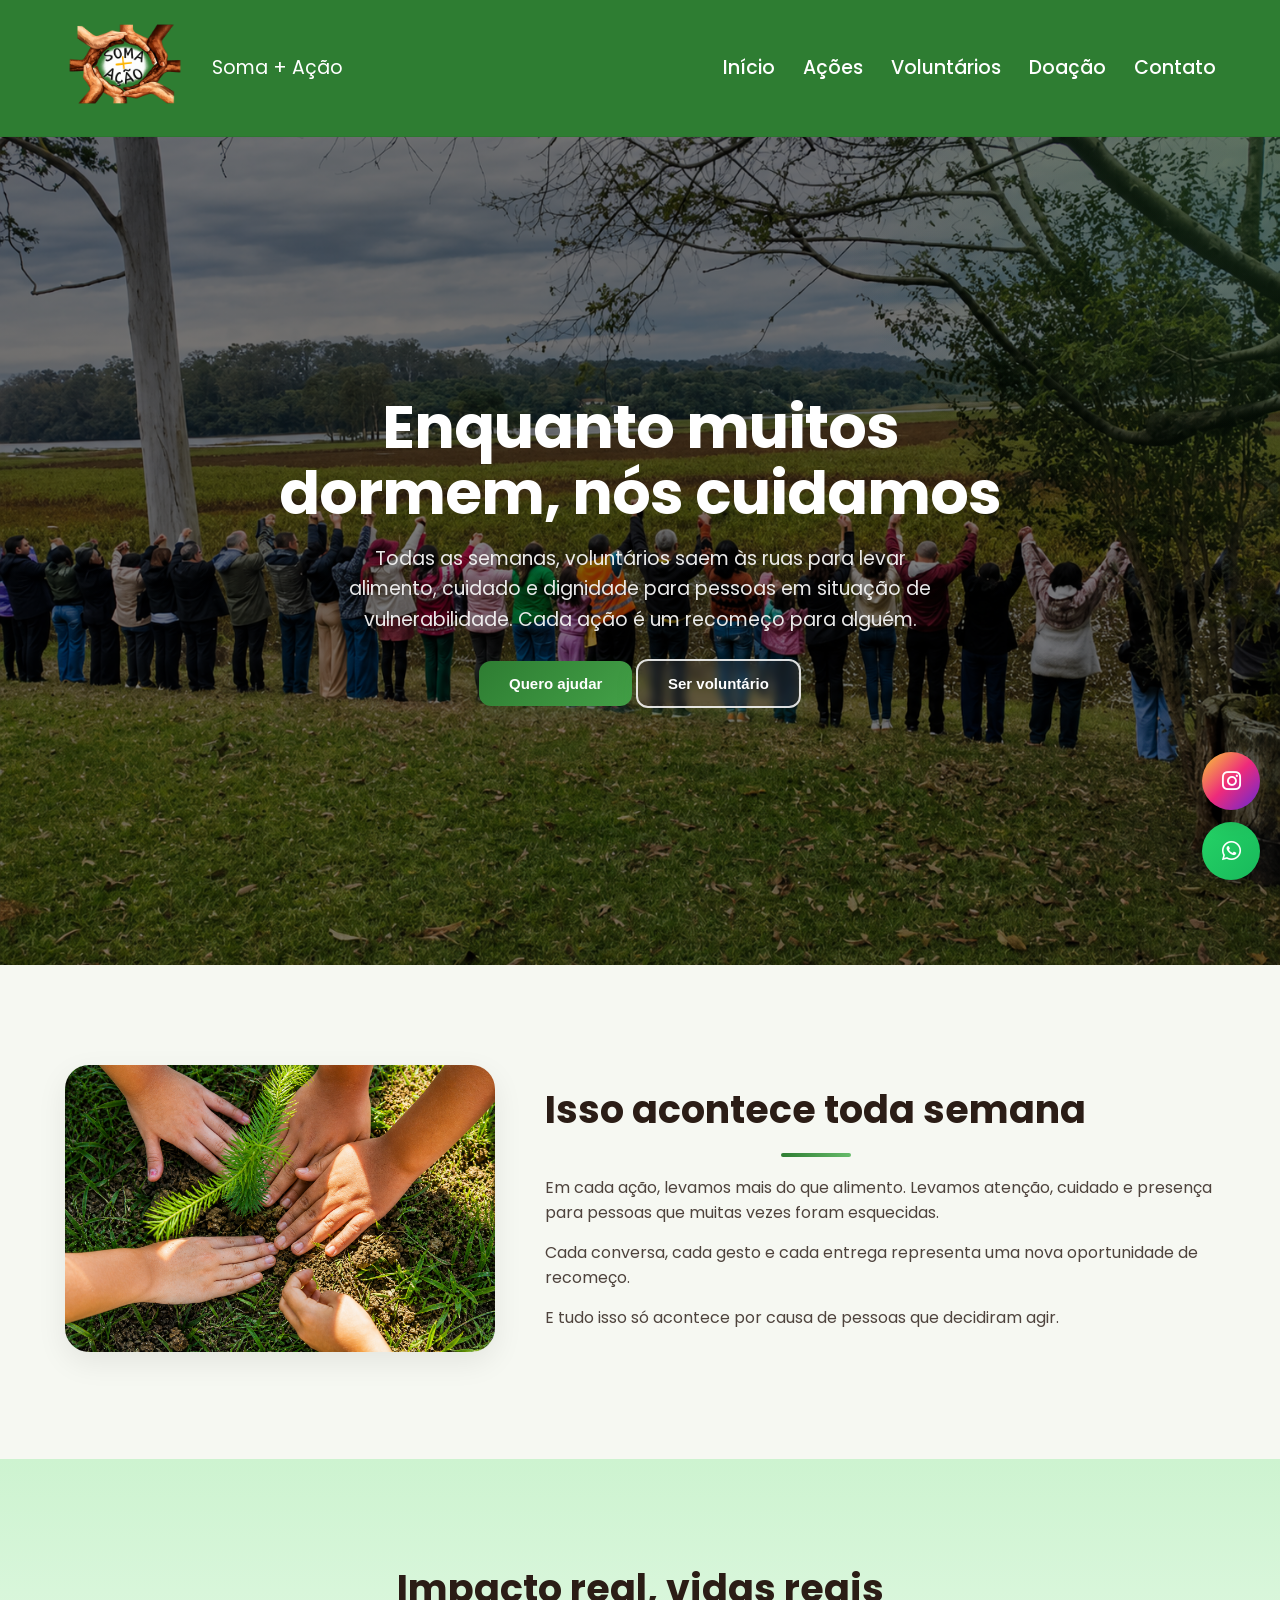
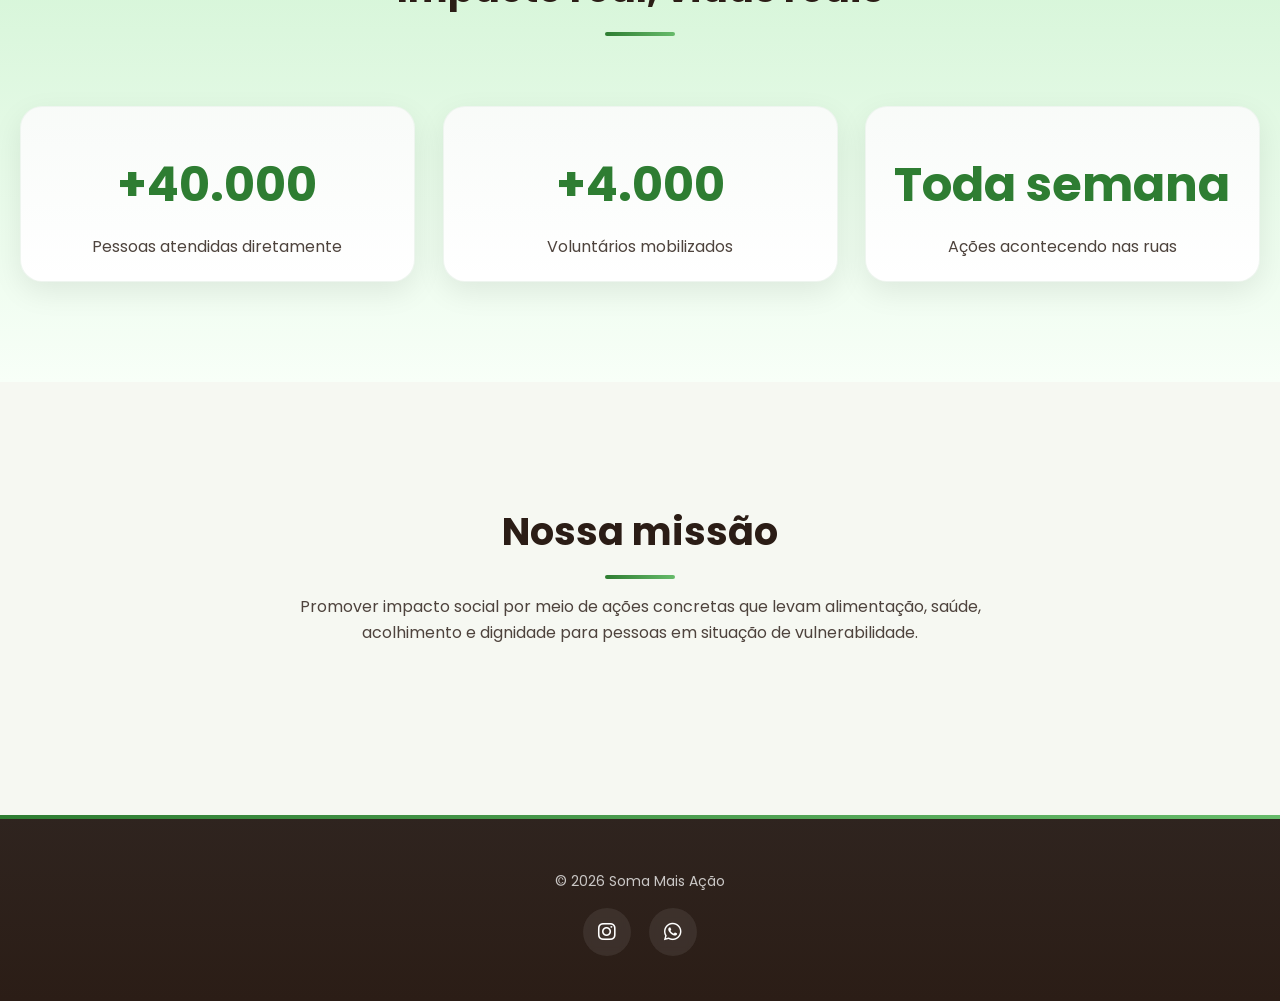
<file: index.html>
<!DOCTYPE html>
<html lang="pt-BR">
<head>
  <meta charset="UTF-8">
  <meta name="viewport" content="width=device-width, initial-scale=1.0">
  <title>Soma + Ação</title>

  <link rel="stylesheet" href="style.css">
  <link rel="stylesheet" href="https://cdnjs.cloudflare.com/ajax/libs/font-awesome/6.5.0/css/all.min.css">
  <link href="https://fonts.googleapis.com/css2?family=Poppins:wght@300;400;600&display=swap" rel="stylesheet">
</head>

<body>

<!-- HEADER -->
<header>
  <div class="logo">
    <img src="imagens/Logopng.png">
    <span>Soma + Ação</span>
  </div>

  <nav>
    <a href="index.html">Início</a>
    <a href="acoes.html">Ações</a>
    <a href="voluntarios.html">Voluntários</a>
    <a href="doacao.html">Doação</a>
    <a href="contato.html">Contato</a>
  </nav>
</header>

<!-- HERO -->
<section class="hero">
  <div class="hero-content">
    <h1>Enquanto muitos dormem, nós cuidamos</h1>

    <p>
      Todas as semanas, voluntários saem às ruas para levar alimento,
      cuidado e dignidade para pessoas em situação de vulnerabilidade.
      Cada ação é um recomeço para alguém.
    </p>

    <div class="hero-buttons">
      <a href="doacao.html"><button>Quero ajudar</button></a>
      <a href="voluntarios.html"><button class="outline">Ser voluntário</button></a>
    </div>
  </div>
</section>

<!-- STORY -->
<section class="historia">
  <div class="container historia-box">

    <div class="historia-img">
      <img src="imagens/plantação.png">
    </div>

    <div class="historia-texto">
      <h2>Isso acontece toda semana</h2>

      <p>
        Em cada ação, levamos mais do que alimento.
        Levamos atenção, cuidado e presença para pessoas que muitas vezes
        foram esquecidas.
      </p>

      <p>
        Cada conversa, cada gesto e cada entrega representa
        uma nova oportunidade de recomeço.
      </p>

      <p>
        E tudo isso só acontece por causa de pessoas que decidiram agir.
      </p>
    </div>

  </div>
</section>

<!-- IMPACTO -->
<section class="impacto">
  <h2>Impacto real, vidas reais</h2>

  <div class="cards">
    <div class="card">
      <h3>+40.000</h3>
      <p>Pessoas atendidas diretamente</p>
    </div>

    <div class="card">
      <h3>+4.000</h3>
      <p>Voluntários mobilizados</p>
    </div>

    <div class="card">
      <h3>Toda semana</h3>
      <p>Ações acontecendo nas ruas</p>
    </div>
  </div>
</section>


<!-- MISSÃO -->
<section class="pagina">
  <h2>Nossa missão</h2>
  <p>
    Promover impacto social por meio de ações concretas que levam alimentação,
    saúde, acolhimento e dignidade para pessoas em situação de vulnerabilidade.
  </p>
</section>

<!-- FOOTER -->
<footer>
  <p>© 2026 Soma Mais Ação</p>

  <div class="social-footer">
    <a href="https://www.instagram.com/somamaisacao/" target="_blank">
      <i class="fab fa-instagram"></i>
    </a>

    <a href="https://wa.me/SEUNUMERO" target="_blank">
      <i class="fab fa-whatsapp"></i>
    </a>
  </div>
</footer>

<a href="https://wa.me/SEUNUMERO" class="social-float whatsapp" target="_blank">
  <i class="fab fa-whatsapp"></i>
</a>

<a href="https://www.instagram.com/somamaisacao/" class="social-float instagram" target="_blank">
  <i class="fab fa-instagram"></i>
</a>

<script src="script.js"></script>
</body>
</html>
</file>
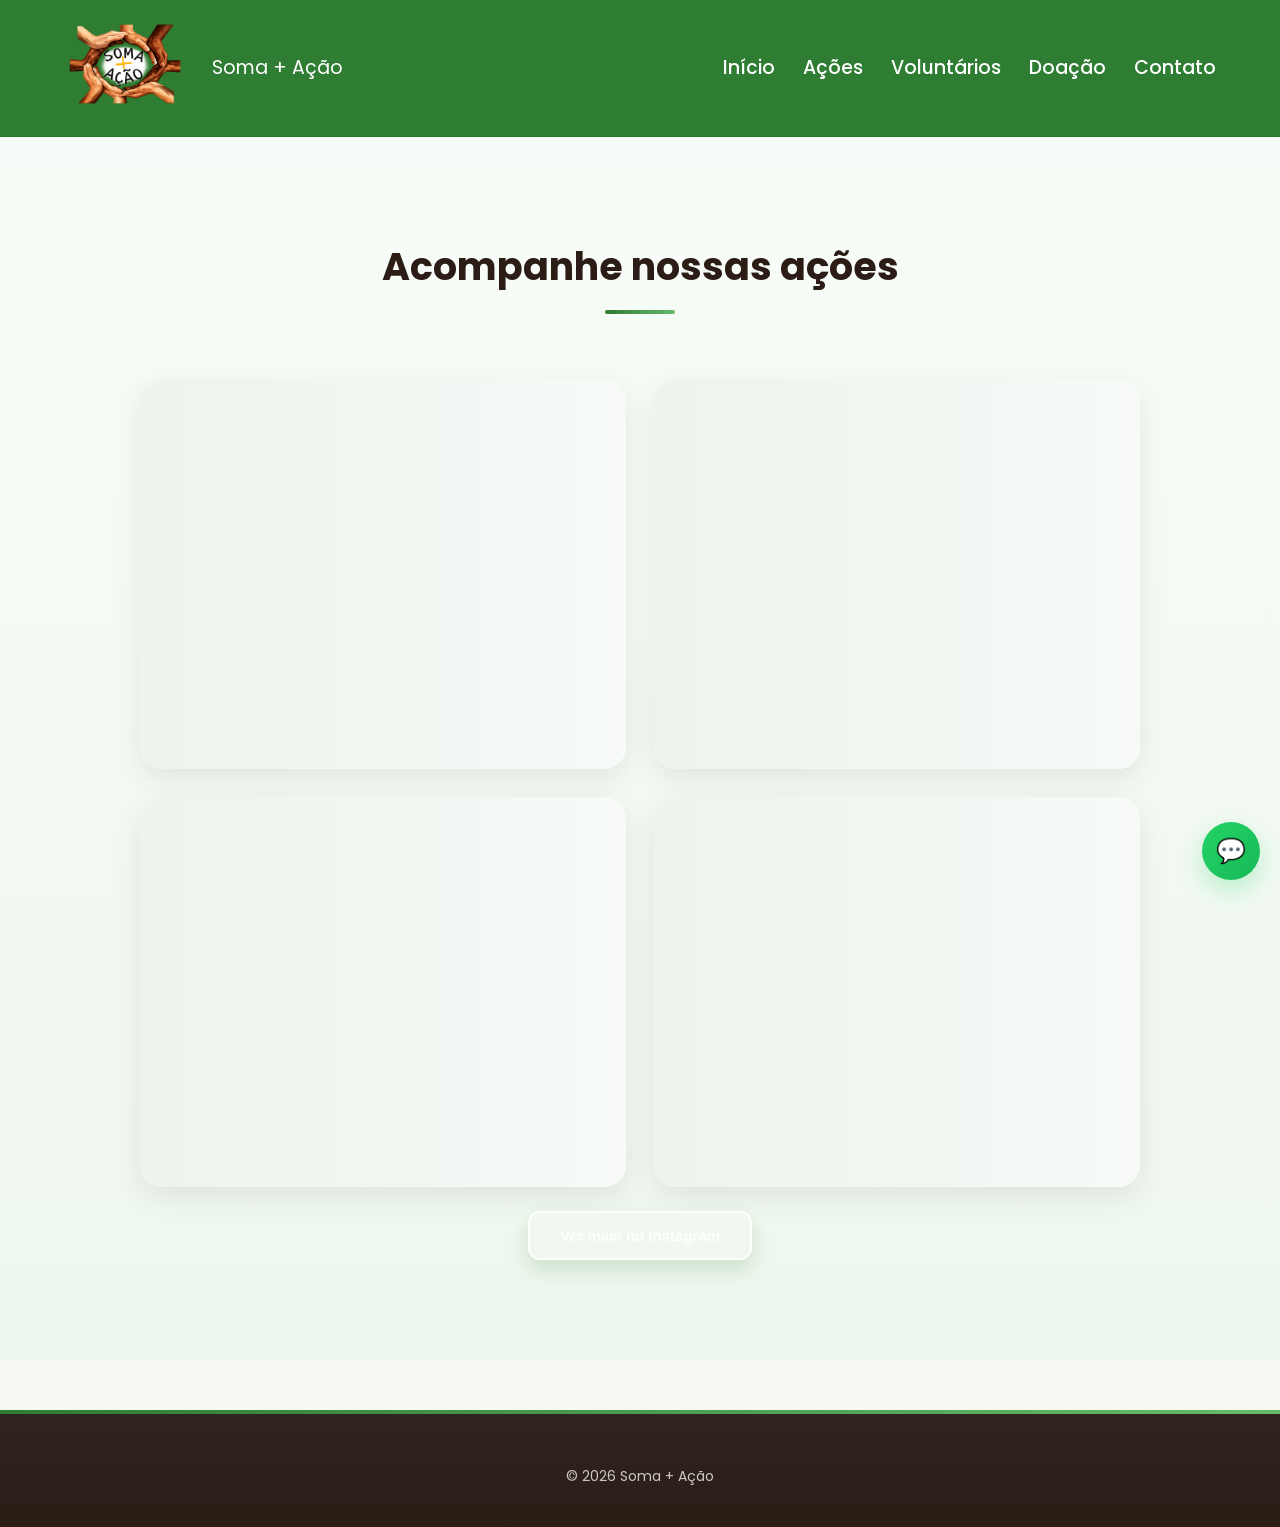
<file: acoes.html>
<!DOCTYPE html>
<html lang="pt-BR">
<head>
  <meta charset="UTF-8">
  <meta name="viewport" content="width=device-width, initial-scale=1.0">
  <title>Ações / Soma + Ação</title>

  <link rel="stylesheet" href="style.css">
  <link rel="stylesheet" href="https://cdnjs.cloudflare.com/ajax/libs/font-awesome/6.5.0/css/all.min.css">
  <link href="https://fonts.googleapis.com/css2?family=Poppins:wght@300;400;600&display=swap" rel="stylesheet">
</head>

<body>

<!-- HEADER -->
<header>
  <div class="logo">
    <img src="imagens/Logopng.png">
    <span>Soma + Ação</span>
  </div>

  <nav>
    <a href="index.html">Início</a>
    <a href="acoes.html">Ações</a>
    <a href="voluntarios.html">Voluntários</a>
    <a href="doacao.html">Doação</a>
    <a href="contato.html">Contato</a>
  </nav>
</header>

<!-- INSTAGRAM -->
<section class="instagram">
  <h2>Acompanhe nossas ações</h2>

  <div class="insta-grid" id="instaGrid">

    <div class="insta-post">
      <blockquote class="instagram-media"
        data-instgrm-permalink="https://www.instagram.com/p/Co2KDBHOp1I/"
        data-instgrm-version="14"></blockquote>
    </div>

    <div class="insta-post">
      <blockquote class="instagram-media"
        data-instgrm-permalink="https://www.instagram.com/p/CuF6yCXuDU1/"
        data-instgrm-version="14"></blockquote>
    </div>

    <div class="insta-post">
      <blockquote class="instagram-media"
        data-instgrm-permalink="https://www.instagram.com/p/C7P4uGoOXya/"
        data-instgrm-version="14"></blockquote>
    </div>

    <div class="insta-post">
      <blockquote class="instagram-media"
        data-instgrm-permalink="https://www.instagram.com/p/DK-w47hxded/"
        data-instgrm-version="14"></blockquote>
    </div>

    <div class="insta-post">
      <blockquote class="instagram-media"
        data-instgrm-permalink="https://www.instagram.com/p/DFS5FFBOZ5A/"
        data-instgrm-version="14"></blockquote>
    </div>

    <div class="insta-post">
      <blockquote class="instagram-media"
        data-instgrm-permalink="https://www.instagram.com/p/C7SFt59OUV-/"
        data-instgrm-version="14"></blockquote>
    </div>

    <div class="insta-post">
      <blockquote class="instagram-media"
        data-instgrm-permalink="https://www.instagram.com/p/CuF6YDIO66n/"
        data-instgrm-version="14"></blockquote>
    </div>

    <div class="insta-post">
      <blockquote class="instagram-media"
        data-instgrm-permalink="https://www.instagram.com/p/DVAIvdmkVzo/"
        data-instgrm-version="14"></blockquote>
    </div>

  </div>

  <a href="https://www.instagram.com/somamaisacao/" target="_blank">
    <button class="outline">Ver mais no Instagram</button>
  </a>
</section>


<!-- SCRIPT DO INSTAGRAM -->
<script async src="//www.instagram.com/embed.js"></script>

<footer>
  <p>© 2026 Soma + Ação</p>
</footer>

<a href="https://wa.me/5511999999999" class="whatsapp">💬</a>

<script src="script.js"></script>
</body>
</html>
</file>
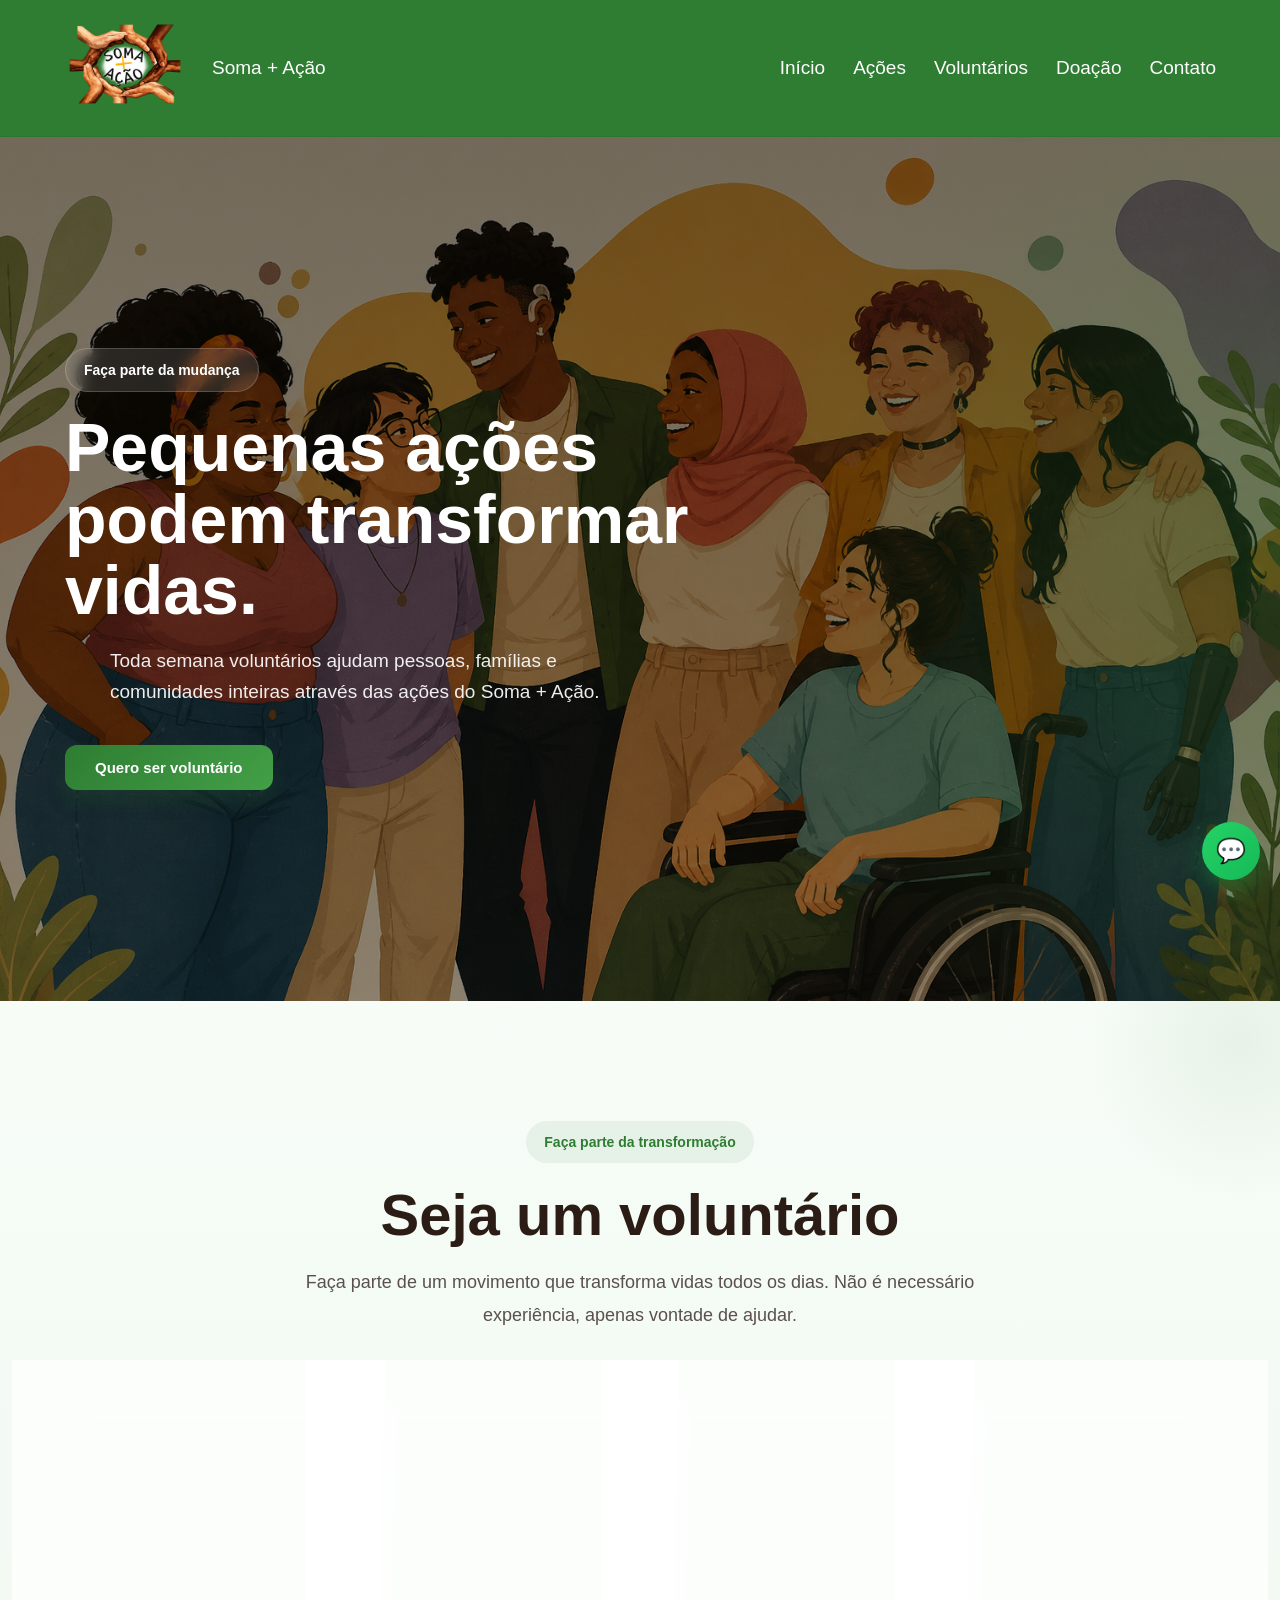
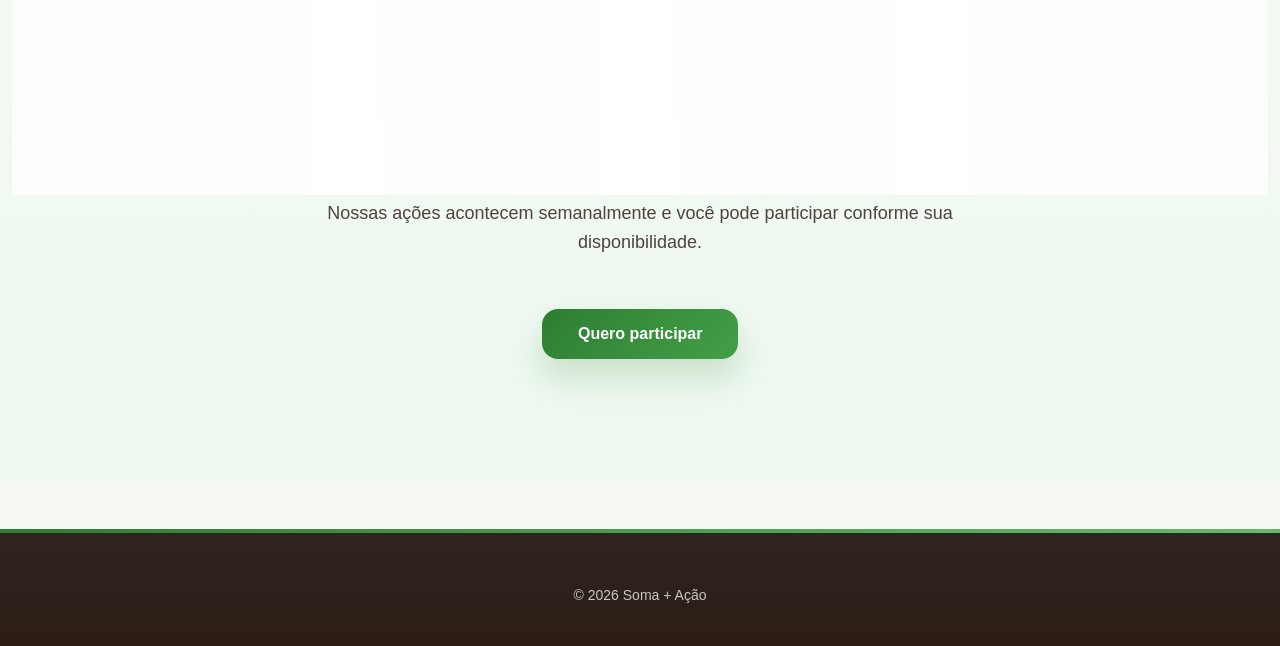
<file: voluntarios.html>
<!DOCTYPE html>
<html lang="pt-BR">
<head>
  <meta charset="UTF-8">
  <meta name="viewport" content="width=device-width, initial-scale=1.0">
  <title>Voluntarios | Soma + Ação</title>

  <link rel="stylesheet" href="style.css">
</head>

<body>

<!-- HEADER -->
<header>
  <div class="logo">
    <img src="imagens/Logopng.png">
    <span>Soma + Ação</span>
  </div>

  <nav>
    <a href="index.html">Início</a>
    <a href="acoes.html">Ações</a>
    <a href="voluntarios.html">Voluntários</a>
    <a href="doacao.html">Doação</a>
    <a href="contato.html">Contato</a>
  </nav>
</header>
<section class="historia hero-voluntario">

  <div class="overlay-voluntario"></div>

  <div class="container historia-box">

    <div class="historia-texto">
      <span class="tag-voluntario">
        Faça parte da mudança
      </span>

      <h1>
        Pequenas ações podem
        transformar vidas.
      </h1>

      <p>
        Toda semana voluntários ajudam pessoas,
        famílias e comunidades inteiras através
        das ações do Soma + Ação.
      </p>

      <button onclick="abrirModal()">
        Quero ser voluntário
      </button>
    </div>

  </div>

</section>

<section class="pagina voluntariado-section">

  <div class="container">

    <span class="mini-tag">
      Faça parte da transformação
    </span>

    <h1>Seja um voluntário</h1>

    <p class="voluntario-desc">
      Faça parte de um movimento que transforma vidas todos os dias.
      Não é necessário experiência, apenas vontade de ajudar.
    </p>

    <div class="voluntario-grid">

      <div class="voluntario-card">
        <div class="icone-voluntario">🤝</div>

        <h3>Ações Solidárias</h3>

        <p>
          Participe das ações sociais realizadas nas ruas
          e ajude diretamente quem precisa.
        </p>
      </div>

      <div class="voluntario-card">
        <div class="icone-voluntario">📦</div>

        <h3>Organização</h3>

        <p>
          Auxilie na separação, montagem e logística
          das campanhas e eventos.
        </p>
      </div>

      <div class="voluntario-card">
        <div class="icone-voluntario">💚</div>

        <h3>Profissionais</h3>

        <p>
          Médicos, psicólogos, professores e outros
          profissionais podem contribuir com seus conhecimentos.
        </p>
      </div>

      <div class="voluntario-card">
        <div class="icone-voluntario">📢</div>

        <h3>Divulgação</h3>

        <p>
          Ajude compartilhando nossas ações e ampliando
          o impacto do projeto.
        </p>
      </div>

    </div>

    <div class="info-voluntario">
      <p>
        Nossas ações acontecem semanalmente e você pode participar
        conforme sua disponibilidade.
      </p>

      <button onclick="abrirModal()">
        Quero participar
      </button>
    </div>

  </div>

</section>
<!-- MODAL -->
<div class="modal-voluntario" id="modalVoluntario">

  <div class="modal-box">

    <button class="fechar-modal" onclick="fecharModal()">
      ✕
    </button>

    <h2>Quero ser voluntário</h2>

    <p class="form-subtitle">
      Preencha os dados e entraremos em contato.
    </p>

    <form>

      <div class="input-group">
        <input type="text" placeholder="Seu nome completo" required>
      </div>

      <div class="input-group">
        <input type="email" placeholder="Seu melhor e-mail" required>
      </div>

      <div class="input-group">
        <input type="tel" placeholder="Telefone / WhatsApp">
      </div>

      <div class="input-group">
        <textarea placeholder="Como você gostaria de ajudar?"></textarea>
      </div>

      <button type="submit">
        Quero participar
      </button>

    </form>

  </div>

</div>
</section>

<footer>
  <p>© 2026 Soma + Ação</p>
</footer>

<a href="https://wa.me/5511999999999" class="whatsapp">💬</a>

<script src="script.js"></script>
</body>
</html>
</file>
<file: style.css>
:root {
  --marrom: #5A3B2A;
  --marrom-escuro: #2B1D16;

  --bege: #F6F8F2;
  --verde: #2E7D32;
  --verde-hover: #256628;
  --verde-soft: #cdf3d0;
  --verde-card: #F4FBF4;

  --laranja: #D98A3A;
  --cinza: #666;
  --cinza-claro: #f3f3f3;

  --shadow: 0 10px 30px rgba(0,0,0,0.08);
  --shadow-hover: 0 18px 40px rgba(0,0,0,0.12);
}

/* RESET */
* {
  margin: 0;
  padding: 0;
  box-sizing: border-box;
  backface-visibility: hidden;
}

html {
  scroll-behavior: smooth;
}

body {
  font-family: 'Poppins', sans-serif;
  background: var(--bege);
  color: var(--marrom);
  line-height: 1.6;
  text-rendering: optimizeLegibility;
  -webkit-font-smoothing: antialiased;
  overflow-x: hidden;
}

/* SCROLL */
::-webkit-scrollbar {
  width: 10px;
}

::-webkit-scrollbar-track {
  background: white;
}

::-webkit-scrollbar-thumb {
  background: var(--verde);
  border-radius: 20px;
}

/* HEADER */
header {
  display: flex;
  justify-content: space-between;
  align-items: center;
  padding: 18px 50px;
  background: var(--verde);
  border-bottom: 1px solid rgba(0,0,0,0.05);

  position: sticky;
  top: 0;
  z-index: 1000;

  backdrop-filter: blur(12px);
  -webkit-backdrop-filter: blur(12px);

  transition: 0.3s ease;
}

.logo {
  display: flex;
  align-items: center;
  gap: 12px;
}

.logo img {
  width: 150px;
  transition: transform 0.3s ease;
}

.logo img:hover {
  transform: scale(1.04);
}

.logo {
  color: white;
  font-size: 19px;
}

/* NAV */
nav {
  display: flex;
  align-items: center;
}

nav a {
  margin: 0 14px;
  text-decoration: none;
  color: white;
  font-weight: 500;
  font-size: 19px;
  position: relative;
  transition: 0.3s ease;
}



nav a::after {
  content: "";
  position: absolute;
  width: 0%;
  height: 2px;
  background: white;
  left: 0;
  bottom: -6px;
  border-radius: 20px;
  transition: width 0.3s ease;
}

nav a:hover::after {
  width: 100%;
}

/* HERO */
.hero {
  height: 92vh;

  background:
    linear-gradient(rgba(0, 0, 0, 0.562), rgba(0,0,0,0.45)),
    url("imagens/soma.png") center/cover no-repeat;

  display: flex;
  justify-content: center;
  align-items: center;
  text-align: center;

  color: white;
  padding: 20px;

  position: relative;
}

.hero::before {
  content: "";
  position: absolute;
  inset: 0;

  background:
    radial-gradient(circle at top right,
    rgba(46,125,50,0.25),
    transparent 30%);

  pointer-events: none;
}

.hero-content {
  max-width: 760px;
  z-index: 2;
  animation: fadeHero 1s ease;
}

.hero h1 {
  font-size: 60px;
  line-height: 1.1;
  margin-bottom: 18px;
  font-weight: 700;
  letter-spacing: -1px;
}

.hero p {
  font-size: 19px;
  opacity: 0.95;
  color: #f4f4f4;
  max-width: 620px;
}

/* BOTÕES */
button {
  margin-top: 24px;
  padding: 14px 30px;
  border: none;

  background: linear-gradient(
    135deg,
    var(--verde),
    #43A047
  );

  color: white;
  border-radius: 12px;
  cursor: pointer;

  font-weight: 600;
  font-size: 15px;

  transition: 0.3s ease;
  will-change: transform;

  box-shadow: 0 10px 20px rgba(46,125,50,0.18);
}

button:hover {
  background: linear-gradient(
    135deg,
    var(--verde-hover),
    #2E7D32
  );

  transform: translateY(-3px);
  box-shadow: 0 15px 30px rgba(46,125,50,0.22);
}

/* OUTLINE */
.outline {
  background: rgba(255,255,255,0.08);
  border: 2px solid rgba(255,255,255,0.85);
  backdrop-filter: blur(5px);
}

.outline:hover {
  background: white;
  color: var(--verde);
}

/* SEÇÕES */
section {
  padding: 100px 20px;
  text-align: center;
  position: relative;
}

.container {
  max-width: 1150px;
  margin: auto;
}

/* TITULOS */
h1,
h2 {
  margin-bottom: 15px;
}

h2 {
  font-size: 38px;
  color: var(--marrom-escuro);
  position: relative;
  display: inline-block;
}

h2::after {
  content: "";
  width: 70px;
  height: 4px;
  border-radius: 20px;

  background: linear-gradient(
    90deg,
    var(--verde),
    #66BB6A
  );

  display: block;
  margin: 12px auto 0;
}

p {
  max-width: 720px;
  margin: auto;
  color: #4e433d;
}

/* CARDS */
.cards {
  display: flex;
  gap: 28px;
  margin-top: 55px;
}

.card {
  background: white;
  border-radius: 22px;
  overflow: hidden;

  flex: 1;
  padding: 22px;

  box-shadow: var(--shadow);

  transition: 0.35s ease;
  will-change: transform;

  border: 1px solid rgba(46,125,50,0.08);

  position: relative;
}

.card::before {
  content: "";
  position: absolute;
  inset: 0;

  background:
    linear-gradient(
      180deg,
      rgba(46,125,50,0.03),
      transparent
    );

  pointer-events: none;
}

.card:hover {
  transform: translateY(-10px);
  box-shadow: var(--shadow-hover);
}

.card img {
  width: 100%;
  height: 220px;
  object-fit: cover;

  border-radius: 16px;

  transform: translateZ(0);
  transition: transform 0.5s ease;
}

.card:hover img {
  transform: scale(1.04);
}

.card h3 {
  margin: 18px 0 12px;
  font-size: 22px;
  color: var(--marrom-escuro);
}

/* IMPACTO */
.impacto {
  background:
    linear-gradient(
      180deg,
      var(--verde-soft),
      #f8fff8
    );
}

.impacto h3 {
  font-size: 48px;
  color: var(--verde);
  margin-bottom: 10px;
}

/* LISTAS */
ul {
  list-style: none;
  margin-top: 20px;
}

ul li {
  margin: 10px 0;
  color: #4b4038;
}

/* DOAÇÃO */
.doacao {
  background: white;
}

.pix-box img {
  width: 180px;
  margin-top: 20px;

  border-radius: 18px;
  box-shadow: var(--shadow);
}

/* FORM */
form {
  display: flex;
  flex-direction: column;

  max-width: 450px;
  margin: 35px auto;
}

input,
textarea {
  margin: 10px 0;
  padding: 14px;

  border-radius: 10px;
  border: 1px solid #ddd;

  font-family: inherit;
  background: white;

  transition: 0.3s ease;
}

input:focus,
textarea:focus {
  outline: none;

  border-color: var(--verde);

  box-shadow:
    0 0 0 4px rgba(46,125,50,0.12);
}

/* WHATSAPP */
.whatsapp {
  position: fixed;
  bottom: 20px;
  right: 20px;

  background: linear-gradient(
    135deg,
    #25D366,
    #16b957
  );

  color: white;

  width: 58px;
  height: 58px;

  display: flex;
  align-items: center;
  justify-content: center;

  border-radius: 50%;
  font-size: 24px;

  text-decoration: none;

  box-shadow:
    0 10px 25px rgba(37,211,102,0.28);

  z-index: 999;
  transition: 0.3s ease;
}

.whatsapp:hover {
  transform: scale(1.08) translateY(-3px);
}

/* PÁGINAS */
.pagina {
  padding: 120px 20px;
}

/* STORYTELLING */
.historia-box {
  display: flex;
  align-items: center;
  gap: 50px;
  text-align: left;
}

.historia-img img {
  width: 100%;
  max-width: 430px;
  border-radius: 24px;

  box-shadow: var(--shadow);
}

.historia-texto {
  flex: 1;
}

.historia-texto h2 {
  margin-bottom: 18px;
}

.historia-texto p {
  margin-bottom: 14px;
}

/* INSTAGRAM */
.instagram {
  background:
    linear-gradient(
      180deg,
      #f8fcf8,
      #eef7ee
    );
}

.insta-grid {
  display: grid;
  grid-template-columns: repeat(2, 1fr);

  gap: 28px;
  max-width: 1000px;

  margin: 50px auto 0;
}

.insta-post {
  display: none;
  position: relative;
  min-height: 360px;
}

.insta-post.active {
  display: block;
}

/* skeleton */
.insta-post::before {
  content: "";
  position: absolute;
  inset: 0;

  border-radius: 22px;

  background:
    linear-gradient(
      90deg,
      #edf3ed,
      #f7faf7,
      #edf3ed
    );

  background-size: 200% 100%;
  animation: loading 1.2s infinite;

  z-index: 1;
}

.insta-post.loaded::before {
  display: none;
}

.instagram-media {
  width: 100% !important;
  min-height: 390px !important;
  max-height: 410px !important;

  border-radius: 22px !important;
  overflow: hidden;

  box-shadow: var(--shadow) !important;

  transition: 0.35s ease;
  will-change: transform;

  background: white;
}

.instagram-media:hover {
  transform: translateY(-8px);
  box-shadow: var(--shadow-hover) !important;
}

/* FLOAT BUTTONS */
.social-float {
  position: fixed;
  right: 20px;

  width: 58px;
  height: 58px;

  border-radius: 50%;

  display: flex;
  align-items: center;
  justify-content: center;

  color: white;
  font-size: 22px;

  box-shadow: 0 10px 25px rgba(0,0,0,0.2);

  transition: 0.3s ease;

  z-index: 999;
  will-change: transform;
}

.social-float.whatsapp {
  bottom: 20px;

  background:
    linear-gradient(
      135deg,
      #25D366,
      #18b95b
    );
}

.social-float.instagram {
  bottom: 90px;

  background:
    linear-gradient(
      135deg,
      #f9ce34,
      #ee2a7b,
      #6228d7
    );

  text-decoration: none;
}

.social-float:hover {
  transform: scale(1.1) translateY(-3px);
}

/* FOOTER */
footer {
  background:
    linear-gradient(
      180deg,
      #2f241f,
      var(--marrom-escuro)
    );

  color: white;

  padding: 55px 20px 25px;
  margin-top: 50px;

  text-align: center;

  position: relative;
}

footer::before {
  content: "";
  position: absolute;
  top: 0;
  left: 0;

  width: 100%;
  height: 4px;

  background:
    linear-gradient(
      90deg,
      var(--verde),
      #66BB6A
    );
}

footer p {
  color: rgba(255,255,255,0.75);
  font-size: 14px;
  margin-bottom: 15px;
}

/* redes sociais */
.social-footer {
  display: flex;
  justify-content: center;
  gap: 18px;

  margin-bottom: 20px;
}

/* BOTÕES FOOTER */
.social-footer a {
  width: 48px;
  height: 48px;

  border-radius: 50%;

  display: flex;
  align-items: center;
  justify-content: center;

  text-decoration: none;
  color: white;
  font-size: 20px;

  background: rgba(255,255,255,0.08);

  backdrop-filter: blur(5px);

  transition: 0.3s ease;
}

.social-footer a:hover {
  transform: translateY(-5px) scale(1.06);
}

.social-footer a:nth-child(1):hover {
  background:
    linear-gradient(
      45deg,
      #f9ce34,
      #ee2a7b,
      #6228d7
    );
}

.social-footer a:nth-child(2):hover {
  background: #25D366;
}

/* ANIMAÇÕES */
@keyframes loading {
  0% {
    background-position: 200% 0;
  }

  100% {
    background-position: -200% 0;
  }
}

@keyframes fadeHero {
  from {
    opacity: 0;
    transform: translateY(25px);
  }

  to {
    opacity: 1;
    transform: translateY(0);
  }
}

/* RESPONSIVO */
@media (max-width: 900px) {

  .cards {
    flex-direction: column;
  }

  .historia-box {
    flex-direction: column;
    text-align: center;
  }

  .insta-grid {
    grid-template-columns: 1fr;
  }
}

@media (max-width: 768px) {

  header {
    flex-direction: column;
    gap: 14px;
    padding: 18px 20px;
  }

  nav {
    flex-wrap: wrap;
    justify-content: center;
  }

  .hero {
    height: auto;
    min-height: 90vh;
  }

  .hero h1 {
    font-size: 38px;
  }

  .hero p {
    font-size: 16px;
  }

  section {
    padding: 75px 18px;
  }

  h2 {
    font-size: 30px;
  }

  .social-float {
    width: 54px;
    height: 54px;
  }

  .instagram-media {
    min-height: 340px !important;
  }
}

/* =========================
   HERO VOLUNTÁRIO
========================= */

.hero-voluntario {
  min-height: 96vh;

  background:
    linear-gradient(
      rgba(0,0,0,0.55),
      rgba(0,0,0,0.45)
    ),
    url("imagens/voluntarios.png");

  background-size: cover;
  background-position: center 20%;

  display: flex;
  align-items: center;

  position: relative;

  overflow: hidden;
}

@media (max-width: 768px) {

  .hero-voluntario {
    min-height: 92vh;

    padding: 120px 20px 80px;

    background-position: center top;

    text-align: center;
  }

  .hero-voluntario .historia-texto {
    margin: auto;
    max-width: 100%;
  }

  .hero-voluntario h1 {
    font-size: 42px;
    line-height: 1.1;
  }

  .hero-voluntario p {
    font-size: 16px;
  }

}



.overlay-voluntario {
  position: absolute;
  inset: 0;

  background:
    radial-gradient(
      circle at right,
      rgba(46,125,50,0.30),
      transparent 40%
    );
}

.hero-voluntario .historia-box {
  width: 100%;
}

.hero-voluntario .historia-texto {
  max-width: 650px;

  position: relative;
  z-index: 2;

  color: white;
}

.hero-voluntario h1 {
  font-size: 68px;
  line-height: 1.05;

  margin: 20px 0;

  color: white;
}

.hero-voluntario p {
  color: rgba(255,255,255,0.92);

  font-size: 19px;

  max-width: 560px;
}

.tag-voluntario {
  display: inline-block;

  padding: 10px 18px;

  border-radius: 999px;

  background: rgba(255,255,255,0.12);

  border: 1px solid rgba(255,255,255,0.18);

  backdrop-filter: blur(8px);

  color: white;

  font-size: 14px;
  font-weight: 600;
}

/* =========================
   MODAL
========================= */

.modal-voluntario {
  position: fixed;
  inset: 0;

  background: rgba(0,0,0,0.65);

  backdrop-filter: blur(6px);

  display: flex;
  align-items: center;
  justify-content: center;

  padding: 20px;

  opacity: 0;
  visibility: hidden;

  transition: 0.3s ease;

  z-index: 99999;
}

.modal-voluntario.active {
  opacity: 1;
  visibility: visible;
}

.modal-box {
  width: 100%;
  max-width: 520px;

  background: white;

  padding: 40px;

  border-radius: 28px;

  position: relative;

  transform: translateY(30px);

  transition: 0.35s ease;

  box-shadow:
    0 30px 60px rgba(0,0,0,0.25);
}

.modal-voluntario.active .modal-box {
  transform: translateY(0);
}

.fechar-modal {
  position: absolute;

  top: 18px;
  right: 18px;

  width: 42px;
  height: 42px;

  border-radius: 50%;

  padding: 0;

  font-size: 18px;

  background: #f4f4f4;
  color: var(--marrom);

  box-shadow: none;
}

.fechar-modal:hover {
  background: #ececec;

  transform: rotate(90deg);
}

/* =========================
   RESPONSIVO
========================= */

@media (max-width: 768px) {

  .hero-voluntario {
    min-height: 85vh;
    text-align: center;
  }

  .hero-voluntario h1 {
    font-size: 42px;
  }

  .hero-voluntario p {
    font-size: 16px;
  }

  .modal-box {
    padding: 28px 22px;
    border-radius: 22px;
  }
}

/* =========================
   VOLUNTARIADO MODERNO
========================= */

.voluntariado-section {
  background:
    linear-gradient(
      180deg,
      #f7fcf7,
      #eef8ef
    );

  position: relative;
  overflow: hidden;
}

.voluntariado-section::before {
  content: "";

  position: absolute;
  top: -120px;
  right: -120px;

  width: 320px;
  height: 320px;

  border-radius: 50%;

  background:
    radial-gradient(
      rgba(46,125,50,0.08),
      transparent 70%
    );
}

/* TAG */

.mini-tag {
  display: inline-block;

  padding: 10px 18px;

  background: rgba(46,125,50,0.08);

  color: var(--verde);

  border-radius: 999px;

  font-size: 14px;
  font-weight: 600;

  margin-bottom: 22px;
}

/* TITULO */

.voluntariado-section h1 {
  font-size: 58px;
  line-height: 1.05;

  margin-bottom: 20px;

  color: var(--marrom-escuro);
}

.voluntario-desc {
  max-width: 760px;

  margin: auto;

  font-size: 18px;
  color: #5a514c;

  line-height: 1.8;
}

/* GRID */

.voluntario-grid {
  display: grid;

  grid-template-columns:
    repeat(auto-fit, minmax(240px, 1fr));

  gap: 28px;

  margin-top: 70px;
}

/* CARDS */

.voluntario-card {
  background: rgba(255,255,255,0.75);

  backdrop-filter: blur(10px);

  padding: 35px 28px;

  border-radius: 28px;

  text-align: left;

  border: 1px solid rgba(46,125,50,0.08);

  box-shadow:
    0 12px 35px rgba(0,0,0,0.06);

  transition: 0.35s ease;

  position: relative;
  overflow: hidden;
}

.voluntario-card::before {
  content: "";

  position: absolute;
  top: 0;
  left: 0;

  width: 100%;
  height: 5px;

  background:
    linear-gradient(
      90deg,
      var(--verde),
      #66BB6A
    );

  transform: scaleX(0);

  transform-origin: left;

  transition: 0.35s ease;
}

.voluntario-card:hover::before {
  transform: scaleX(1);
}

.voluntario-card:hover {
  transform: translateY(-10px);

  box-shadow:
    0 22px 45px rgba(0,0,0,0.10);
}

/* ICONES */

.icone-voluntario {
  width: 72px;
  height: 72px;

  border-radius: 22px;

  display: flex;
  align-items: center;
  justify-content: center;

  font-size: 32px;

  background:
    linear-gradient(
      135deg,
      rgba(46,125,50,0.12),
      rgba(102,187,106,0.16)
    );

  margin-bottom: 24px;
}

/* TEXTOS */

.voluntario-card h3 {
  font-size: 24px;

  margin-bottom: 14px;

  color: var(--marrom-escuro);
}

.voluntario-card p {
  color: #625750;

  line-height: 1.8;

  font-size: 15px;
}

/* INFO FINAL */

.info-voluntario {
  margin-top: 70px;
}

.info-voluntario p {
  max-width: 700px;

  font-size: 18px;

  margin-bottom: 28px;
}

/* BOTÃO */

.info-voluntario button {
  padding: 16px 36px;

  font-size: 16px;

  border-radius: 16px;

  background:
    linear-gradient(
      135deg,
      var(--verde),
      #43A047
    );

  box-shadow:
    0 18px 35px rgba(46,125,50,0.20);
}

.info-voluntario button:hover {
  transform:
    translateY(-5px)
    scale(1.02);
}

/* RESPONSIVO */

@media (max-width: 768px) {

  .voluntariado-section h1 {
    font-size: 40px;
  }

  .voluntario-desc {
    font-size: 16px;
  }

  .voluntario-grid {
    margin-top: 45px;
  }

  .voluntario-card {
    padding: 28px 22px;
    border-radius: 24px;
  }

  .icone-voluntario {
    width: 64px;
    height: 64px;

    font-size: 28px;
  }

  .voluntario-card h3 {
    font-size: 21px;
  }
}
</file>
